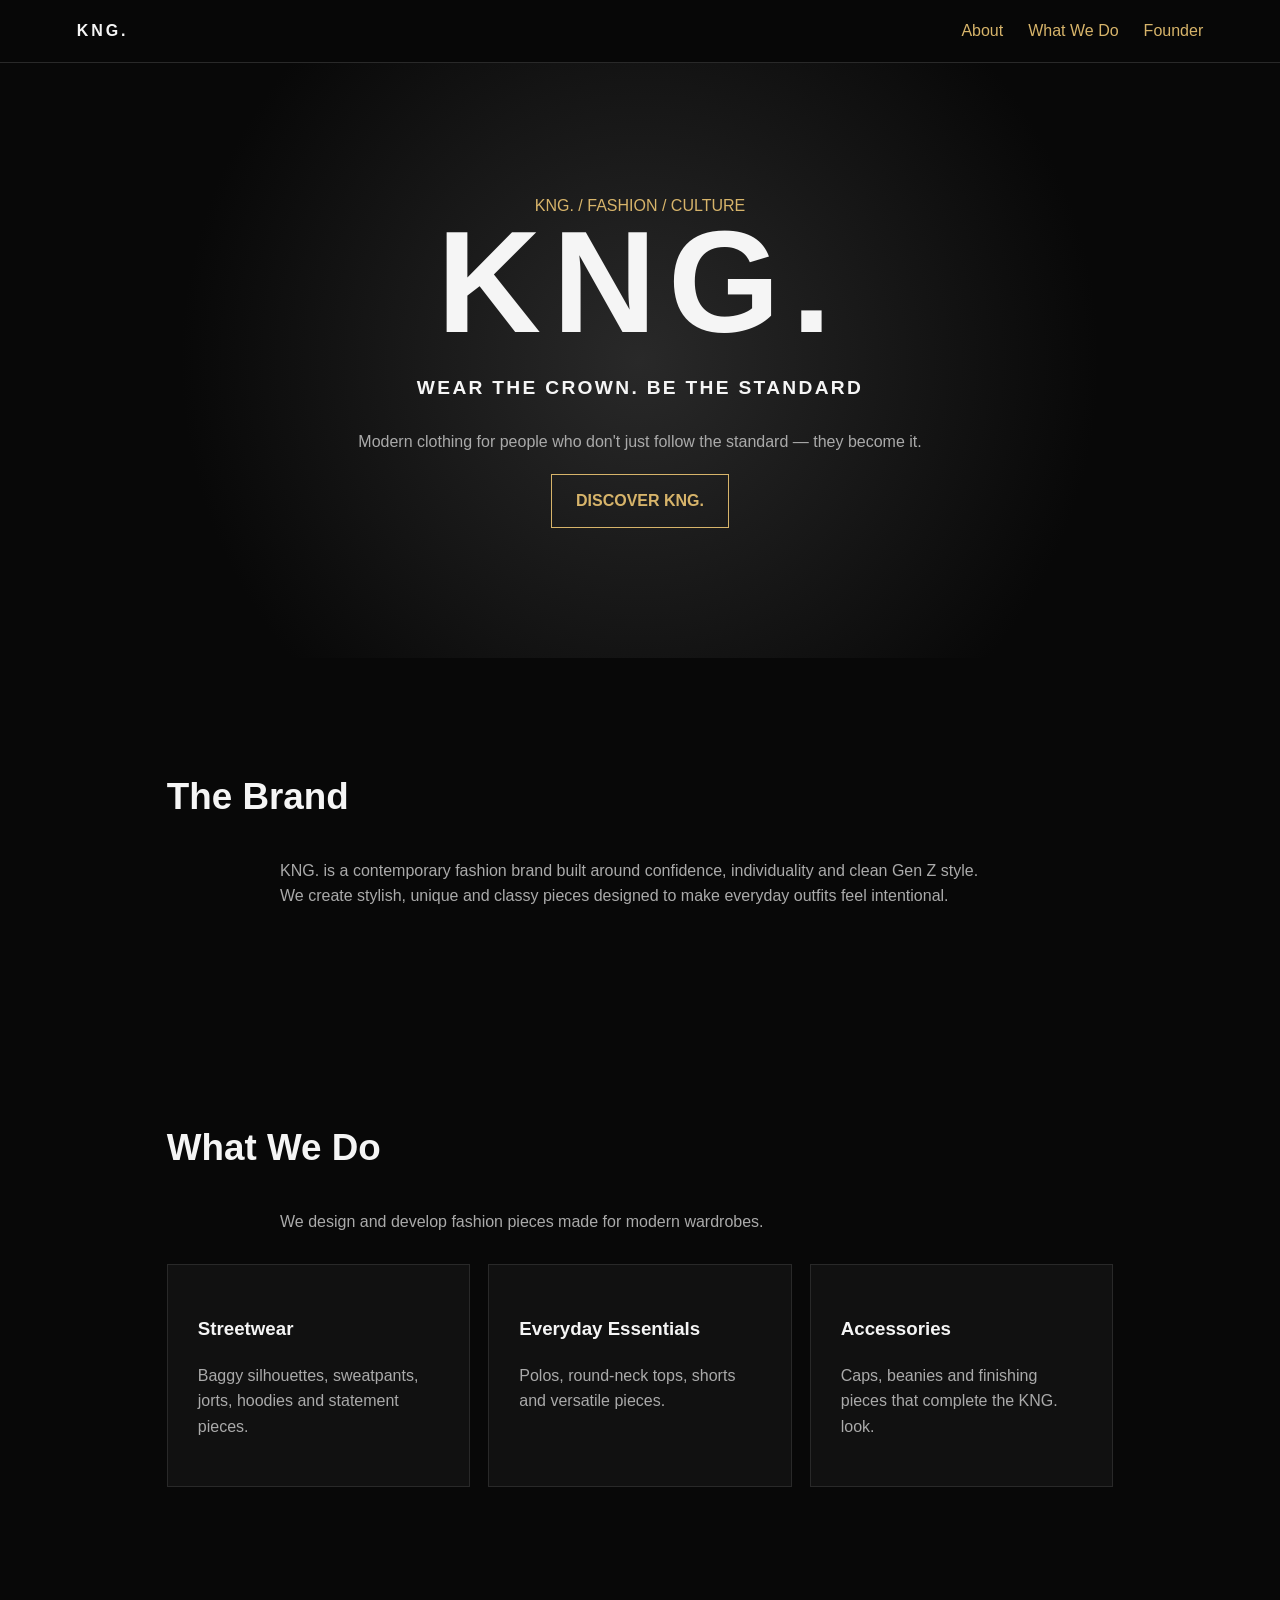
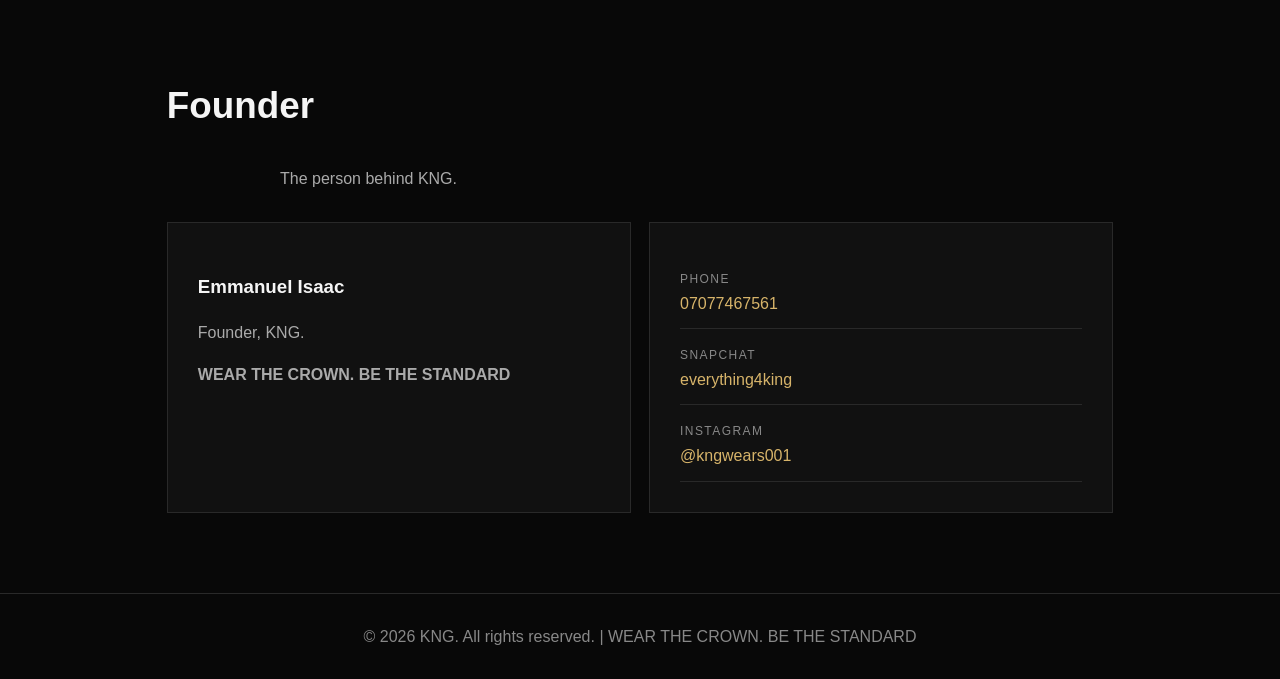
<file: KNG PROFILE(2).html>
<!doctype html><html lang="en"><head><meta charset="utf-8"><meta name="viewport" content="width=device-width,initial-scale=1"><title>KNG. — Wear the Crown. Be the Standard.</title><style>
*{box-sizing:border-box}body{margin:0;background:#080808;color:#f5f5f5;font-family:Arial,sans-serif;line-height:1.6}a{color:#d7b46a;text-decoration:none}.nav{position:sticky;top:0;background:#080808ee;border-bottom:1px solid #292929;padding:18px 6%;display:flex;justify-content:space-between}.logo{font-weight:900;letter-spacing:.18em}.links{display:flex;gap:25px}.hero{text-align:center;padding:130px 20px;min-height:55vh;background:radial-gradient(circle,#292929,#080808 65%)}.hero h1{font-size:clamp(5rem,14vw,9rem);margin:0;line-height:.9;letter-spacing:.08em}.gold{color:#d7b46a}.motto{font-weight:800;letter-spacing:.12em;margin:25px 0;font-size:1.2rem}.hero p,.text{color:#aaa;max-width:720px;margin:20px auto}section{max-width:1100px;margin:auto;padding:80px 6%}h2{font-size:2.3rem}.grid,.founder{display:grid;grid-template-columns:repeat(3,1fr);gap:18px;margin-top:30px}.founder{grid-template-columns:1fr 1fr}.card{background:#111;border:1px solid #292929;padding:30px}.card p{color:#aaa}.btn{display:inline-block;border:1px solid #d7b46a;padding:13px 24px;font-weight:bold}.contact div{padding:12px 0;border-bottom:1px solid #292929}.label{color:#888;font-size:.75rem;text-transform:uppercase;letter-spacing:.12em}footer{text-align:center;border-top:1px solid #292929;padding:30px;color:#888}@media(max-width:700px){.links{display:none}.grid,.founder{grid-template-columns:1fr}}
</style></head><body>
<nav class="nav"><div class="logo">KNG.</div><div class="links"><a href="#about">About</a><a href="#what">What We Do</a><a href="#founder">Founder</a></div></nav>
<header class="hero"><div class="gold">KNG. / FASHION / CULTURE</div><h1>KNG.</h1><div class="motto">WEAR THE CROWN. BE THE STANDARD</div><p>Modern clothing for people who don't just follow the standard — they become it.</p><a class="btn" href="#about">DISCOVER KNG.</a></header>
<section id="about"><h2>The Brand</h2><p class="text">KNG. is a contemporary fashion brand built around confidence, individuality and clean Gen Z style. We create stylish, unique and classy pieces designed to make everyday outfits feel intentional.</p></section>
<section id="what"><h2>What We Do</h2><p class="text">We design and develop fashion pieces made for modern wardrobes.</p><div class="grid"><div class="card"><h3>Streetwear</h3><p>Baggy silhouettes, sweatpants, jorts, hoodies and statement pieces.</p></div><div class="card"><h3>Everyday Essentials</h3><p>Polos, round-neck tops, shorts and versatile pieces.</p></div><div class="card"><h3>Accessories</h3><p>Caps, beanies and finishing pieces that complete the KNG. look.</p></div></div></section>
<section id="founder"><h2>Founder</h2><p class="text">The person behind KNG.</p><div class="founder"><div class="card"><h3>Emmanuel Isaac</h3><p>Founder, KNG.</p><p class="gold"><b>WEAR THE CROWN. BE THE STANDARD</b></p></div><div class="card contact"><div><span class="label">Phone</span><br><a href="tel:07077467561">07077467561</a></div><div><span class="label">Snapchat</span><br><a href="https://www.snapchat.com/add/everything4king">everything4king</a></div><div><span class="label">Instagram</span><br><a href="https://instagram.com/kngwears001">@kngwears001</a></div></div></div></section>
<footer>© 2026 KNG. All rights reserved. | WEAR THE CROWN. BE THE STANDARD</footer></body></html>
</file>
